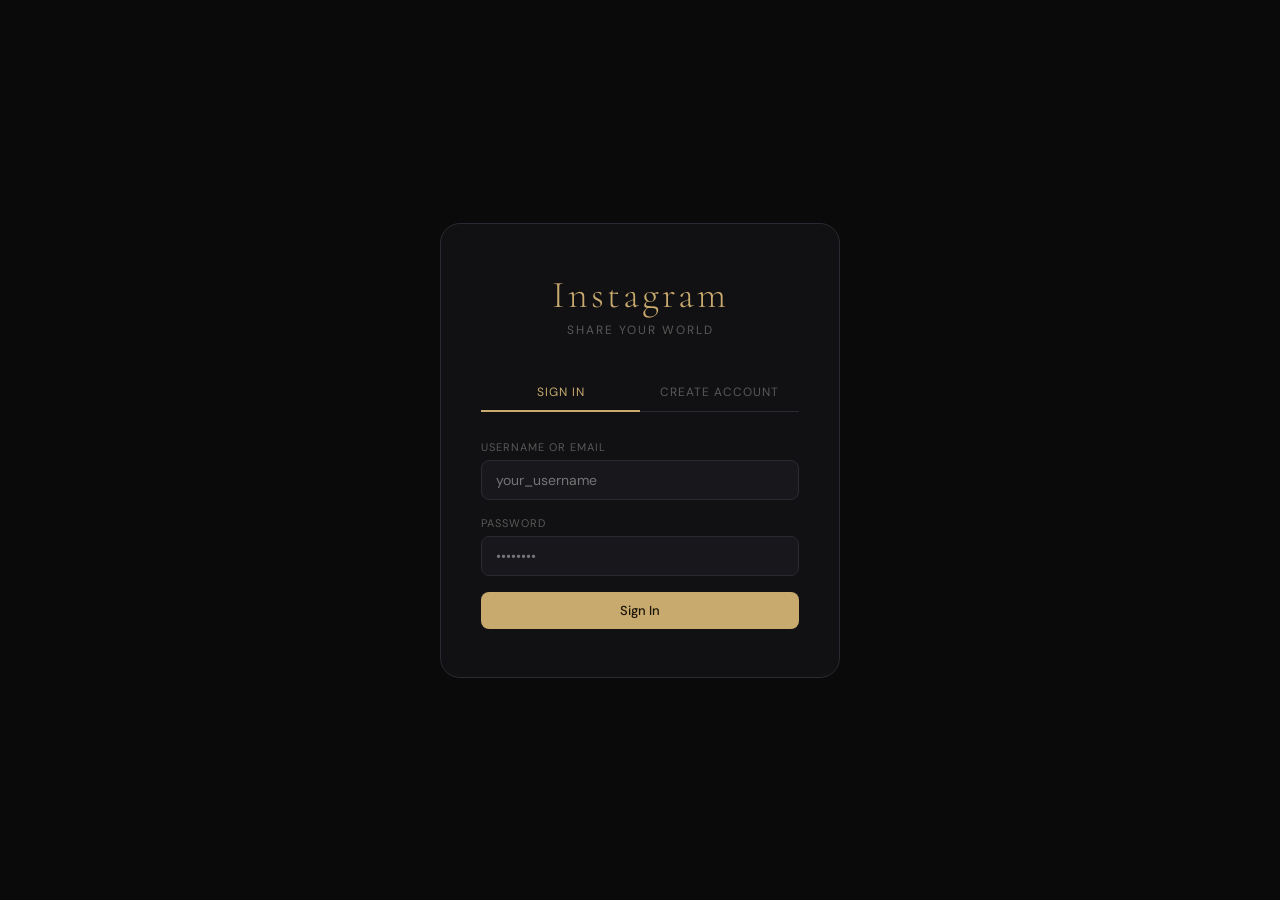
<file: frontend/index.html>
<!DOCTYPE html>
<html lang="en">
<head>
  <meta charset="UTF-8">
  <meta name="viewport" content="width=device-width, initial-scale=1.0">
  <title>Instagram</title>
  <link href="https://fonts.googleapis.com/css2?family=Cormorant+Garamond:ital,wght@0,300;0,400;0,600&family=DM+Sans:wght@300;400;500&family=DM+Mono:wght@400&display=swap" rel="stylesheet">
  <link rel="stylesheet" href="css/base.css">
  <link rel="stylesheet" href="css/auth.css">
  <link rel="stylesheet" href="css/layout.css">
  <link rel="stylesheet" href="css/components.css">
</head>
<body>

<!-- ── Toast notification ─────────────────────────────────────────────────── -->
<div id="toast"></div>

<!-- ═══════════════════════════════════════════════════════════════════════════
     AUTH SCREEN
════════════════════════════════════════════════════════════════════════════ -->
<div id="auth">
  <div class="auth-box">
    <div class="auth-logo">
      <h1>Instagram</h1>
      <p>Share your world</p>
    </div>

    <div class="auth-tabs">
      <div class="auth-tab on" onclick="authTab('login')">Sign In</div>
      <div class="auth-tab"    onclick="authTab('reg')">Create Account</div>
    </div>

    <!-- Login form -->
    <div id="login-form">
      <div id="login-error" class="error-msg" style="display:none"></div>
      <div class="form-group">
        <label>Username or Email</label>
        <input id="login-identifier" type="text" placeholder="your_username">
      </div>
      <div class="form-group">
        <label>Password</label>
        <input id="login-password" type="password" placeholder="••••••••">
      </div>
      <button class="btn btn-primary full" onclick="doLogin()">Sign In</button>
    </div>

    <!-- Register form -->
    <div id="register-form" style="display:none">
      <div id="register-error" class="error-msg" style="display:none"></div>
      <div class="form-group">
        <label>Username</label>
        <input id="reg-username" type="text" placeholder="johndoe">
      </div>
      <div class="form-group">
        <label>Email</label>
        <input id="reg-email" type="email" placeholder="john@example.com">
      </div>
      <div class="form-group">
        <label>Full Name</label>
        <input id="reg-fullname" type="text" placeholder="John Doe">
      </div>
      <div class="form-group">
        <label>Password</label>
        <input id="reg-password" type="password" placeholder="Min. 8 characters">
      </div>
      <button class="btn btn-primary full" onclick="doRegister()">Create Account</button>
    </div>
  </div>
</div>

<!-- ═══════════════════════════════════════════════════════════════════════════
     APP SHELL
════════════════════════════════════════════════════════════════════════════ -->
<div id="app">

  <!-- Sidebar -->
  <nav class="sidebar">
    <div class="sidebar-brand"><h1>Instagram</h1></div>

    <div class="nav-item on" data-page="feed" onclick="nav('feed')">
      <svg fill="none" stroke="currentColor" stroke-width="1.8" viewBox="0 0 24 24"><path stroke-linecap="round" stroke-linejoin="round" d="M3 12l2-2m0 0l7-7 7 7M5 10v10a1 1 0 001 1h3m10-11l2 2m-2-2v10a1 1 0 01-1 1h-3m-6 0a1 1 0 001-1v-4a1 1 0 011-1h2a1 1 0 011 1v4a1 1 0 001 1m-6 0h6"/></svg>
      Feed
    </div>

    <div class="nav-item" data-page="search" onclick="nav('search')">
      <svg fill="none" stroke="currentColor" stroke-width="1.8" viewBox="0 0 24 24"><circle cx="11" cy="11" r="8"/><path stroke-linecap="round" d="m21 21-4.35-4.35"/></svg>
      Explore
    </div>

    <div class="nav-item" onclick="openUploadModal()">
      <svg fill="none" stroke="currentColor" stroke-width="1.8" viewBox="0 0 24 24"><circle cx="12" cy="12" r="10"/><path stroke-linecap="round" d="M12 8v8M8 12h8"/></svg>
      New Post
    </div>

    <div class="nav-item" data-page="notif" onclick="nav('notif')">
      <svg fill="none" stroke="currentColor" stroke-width="1.8" viewBox="0 0 24 24"><path stroke-linecap="round" stroke-linejoin="round" d="M15 17h5l-1.405-1.405A2.032 2.032 0 0118 14.158V11a6.002 6.002 0 00-4-5.659V5a2 2 0 10-4 0v.341C7.67 6.165 6 8.388 6 11v3.159c0 .538-.214 1.055-.595 1.436L4 17h5m6 0v1a3 3 0 11-6 0v-1m6 0H9"/></svg>
      Requests
      <span id="notif-badge" class="notif-dot" style="display:none">0</span>
    </div>

    <div class="nav-item" data-page="profile" onclick="nav('profile')">
      <svg fill="none" stroke="currentColor" stroke-width="1.8" viewBox="0 0 24 24"><path stroke-linecap="round" stroke-linejoin="round" d="M16 7a4 4 0 11-8 0 4 4 0 018 0zM12 14a7 7 0 00-7 7h14a7 7 0 00-7-7z"/></svg>
      Profile
    </div>

    <div class="nav-item" data-page="settings" onclick="nav('settings')">
      <svg fill="none" stroke="currentColor" stroke-width="1.8" viewBox="0 0 24 24"><path stroke-linecap="round" stroke-linejoin="round" d="M10.325 4.317c.426-1.756 2.924-1.756 3.35 0a1.724 1.724 0 002.573 1.066c1.543-.94 3.31.826 2.37 2.37a1.724 1.724 0 001.065 2.572c1.756.426 1.756 2.924 0 3.35a1.724 1.724 0 00-1.066 2.573c.94 1.543-.826 3.31-2.37 2.37a1.724 1.724 0 00-2.572 1.065c-.426 1.756-2.924 1.756-3.35 0a1.724 1.724 0 00-2.573-1.066c-1.543.94-3.31-.826-2.37-2.37a1.724 1.724 0 00-1.065-2.572c-1.756-.426-1.756-2.924 0-3.35a1.724 1.724 0 001.066-2.573c-.94-1.543.826-3.31 2.37-2.37.996.608 2.296.07 2.572-1.065z"/><circle cx="12" cy="12" r="3"/></svg>
      Settings
    </div>

    <div class="sidebar-footer">
      <div class="sidebar-user" onclick="nav('profile')">
        <div class="avatar avatar-sm" id="sidebar-avatar"></div>
        <div style="flex:1;min-width:0">
          <div class="trunc" style="font-size:13px;font-weight:500" id="sidebar-username"></div>
          <div style="font-size:11px;color:var(--text3)">View profile</div>
        </div>
        <button class="btn btn-ghost sm" style="padding:4px 8px" onclick="event.stopPropagation();doLogout()">
          <svg fill="none" stroke="currentColor" stroke-width="1.8" viewBox="0 0 24 24" style="width:15px;height:15px"><path stroke-linecap="round" stroke-linejoin="round" d="M17 16l4-4m0 0l-4-4m4 4H7m6 4v1a3 3 0 01-3 3H6a3 3 0 01-3-3V7a3 3 0 013-3h4a3 3 0 013 3v1"/></svg>
        </button>
      </div>
    </div>
  </nav>
    <!-- Main pages -->
  <main class="main">

    <!-- Feed -->
    <div class="page on" id="page-feed">
      <div class="page-header"><h2 class="page-title">Feed</h2></div>
      <div class="feed-wrap">
        <div id="feed-container"><div class="loading"><div class="spinner"></div>Loading…</div></div>
        <div id="feed-more" style="text-align:center;padding:20px;display:none">
          <button class="btn btn-outline sm" onclick="moreFeed()">Load more</button>
        </div>
      </div>
    </div>

    <!-- Explore / Search -->
    <div class="page" id="page-search">
      <div class="page-header"><h2 class="page-title">Explore</h2></div>
      <div class="search-bar">
        <svg fill="none" stroke="currentColor" stroke-width="2" viewBox="0 0 24 24"><circle cx="11" cy="11" r="8"/><path stroke-linecap="round" d="m21 21-4.35-4.35"/></svg>
        <input type="text" id="search-input" placeholder="Search people…" oninput="onSearchInput()">
      </div>
      <div id="search-results"></div>
    </div>

    <!-- Follow requests -->
    <div class="page" id="page-notif">
      <div class="page-header"><h2 class="page-title">Follow Requests</h2></div>
      <div id="requests-container"></div>
    </div>

    <!-- Own profile -->
    <div class="page" id="page-profile">
      <div id="profile-container"><div class="loading"><div class="spinner"></div>Loading…</div></div>
    </div>

    <!-- Settings -->
    <div class="page" id="page-settings">
      <div class="page-header"><h2 class="page-title">Settings</h2></div>

      <div class="settings-card">
        <div class="settings-card-title">Profile</div>
        <div style="padding:20px">
          <div class="form-group"><label>Full Name</label><input id="settings-fullname" type="text"></div>
          <div class="form-group"><label>Bio</label><textarea id="settings-bio"></textarea></div>
          <div class="form-group"><label>Website</label><input id="settings-website" type="text" placeholder="https://"></div>
          <div style="display:flex;align-items:center;justify-content:space-between;margin-bottom:16px">
            <label style="font-size:13px;color:var(--text2)">Private Account</label>
            <label class="toggle"><input type="checkbox" id="settings-private"><span class="toggle-track"></span></label>
          </div>
          <button class="btn btn-primary wa" onclick="saveProfile()">Save Changes</button>
        </div>
      </div>

      <div class="settings-card">
        <div class="settings-card-title">Security</div>
        <div style="padding:20px">
          <div class="form-group"><label>Current Password</label><input id="settings-old-password" type="password" placeholder="••••••••"></div>
          <div class="form-group"><label>New Password</label><input id="settings-new-password" type="password" placeholder="Min. 8 characters"></div>
          <button class="btn btn-outline wa" onclick="changePassword()">Change Password</button>
        </div>
      </div>

      <div class="settings-card">
        <div class="settings-card-title">Account</div>
        <div class="settings-row">
          <label>Log out of all devices</label>
          <button class="btn btn-outline sm" onclick="doLogoutAll()">Logout All</button>
        </div>
        <div class="settings-row">
          <label style="color:var(--red)">Delete Account</label>
          <button class="btn btn-danger sm" onclick="deleteAccount()">Delete</button>
        </div>
      </div>
    </div>

  </main>
</div><!-- #app -->
</file>
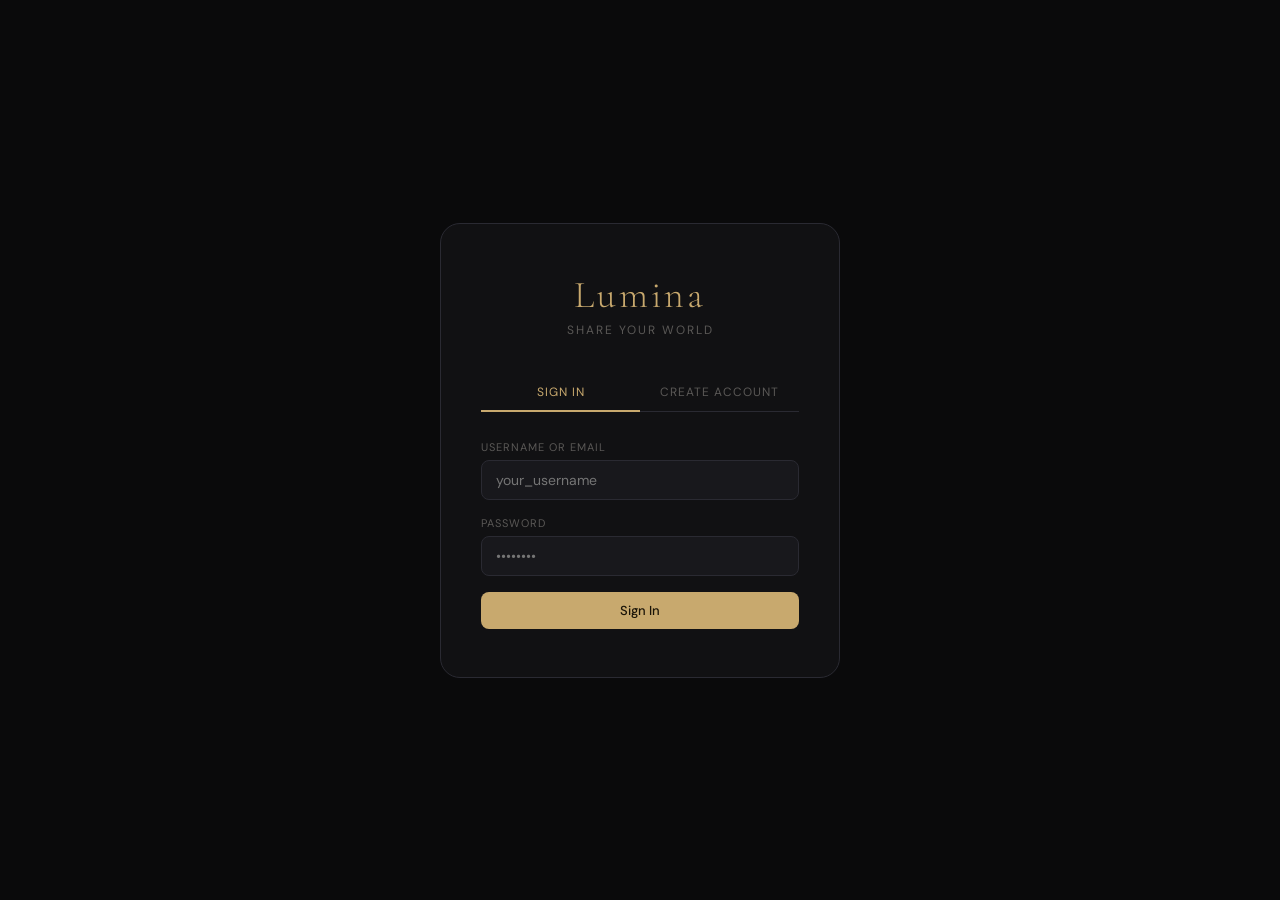
<file: lumina/index.html>
<!DOCTYPE html>
<html lang="en">
<head>
  <meta charset="UTF-8">
  <meta name="viewport" content="width=device-width, initial-scale=1.0">
  <title>Lumina</title>
  <link href="https://fonts.googleapis.com/css2?family=Cormorant+Garamond:ital,wght@0,300;0,400;0,600&family=DM+Sans:wght@300;400;500&family=DM+Mono:wght@400&display=swap" rel="stylesheet">
  <link rel="stylesheet" href="css/base.css">
  <link rel="stylesheet" href="css/auth.css">
  <link rel="stylesheet" href="css/layout.css">
  <link rel="stylesheet" href="css/components.css">
</head>
<body>

<!-- ── Toast notification ─────────────────────────────────────────────────── -->
<div id="toast"></div>

<!-- ═══════════════════════════════════════════════════════════════════════════
     AUTH SCREEN
════════════════════════════════════════════════════════════════════════════ -->
<div id="auth">
  <div class="auth-box">
    <div class="auth-logo">
      <h1>Lumina</h1>
      <p>Share your world</p>
    </div>

    <div class="auth-tabs">
      <div class="auth-tab on" onclick="authTab('login')">Sign In</div>
      <div class="auth-tab"    onclick="authTab('reg')">Create Account</div>
    </div>

    <!-- Login form -->
    <div id="login-form">
      <div id="login-error" class="error-msg" style="display:none"></div>
      <div class="form-group">
        <label>Username or Email</label>
        <input id="login-identifier" type="text" placeholder="your_username">
      </div>
      <div class="form-group">
        <label>Password</label>
        <input id="login-password" type="password" placeholder="••••••••">
      </div>
      <button class="btn btn-primary full" onclick="doLogin()">Sign In</button>
    </div>

    <!-- Register form -->
    <div id="register-form" style="display:none">
      <div id="register-error" class="error-msg" style="display:none"></div>
      <div class="form-group">
        <label>Username</label>
        <input id="reg-username" type="text" placeholder="johndoe">
      </div>
      <div class="form-group">
        <label>Email</label>
        <input id="reg-email" type="email" placeholder="john@example.com">
      </div>
      <div class="form-group">
        <label>Full Name</label>
        <input id="reg-fullname" type="text" placeholder="John Doe">
      </div>
      <div class="form-group">
        <label>Password</label>
        <input id="reg-password" type="password" placeholder="Min. 8 characters">
      </div>
      <button class="btn btn-primary full" onclick="doRegister()">Create Account</button>
    </div>
  </div>
</div>

<!-- ═══════════════════════════════════════════════════════════════════════════
     APP SHELL
════════════════════════════════════════════════════════════════════════════ -->
<div id="app">

  <!-- Sidebar -->
  <nav class="sidebar">
    <div class="sidebar-brand"><h1>Lumina</h1></div>

    <div class="nav-item on" data-page="feed" onclick="nav('feed')">
      <svg fill="none" stroke="currentColor" stroke-width="1.8" viewBox="0 0 24 24"><path stroke-linecap="round" stroke-linejoin="round" d="M3 12l2-2m0 0l7-7 7 7M5 10v10a1 1 0 001 1h3m10-11l2 2m-2-2v10a1 1 0 01-1 1h-3m-6 0a1 1 0 001-1v-4a1 1 0 011-1h2a1 1 0 011 1v4a1 1 0 001 1m-6 0h6"/></svg>
      Feed
    </div>

    <div class="nav-item" data-page="search" onclick="nav('search')">
      <svg fill="none" stroke="currentColor" stroke-width="1.8" viewBox="0 0 24 24"><circle cx="11" cy="11" r="8"/><path stroke-linecap="round" d="m21 21-4.35-4.35"/></svg>
      Explore
    </div>

    <div class="nav-item" onclick="openUploadModal()">
      <svg fill="none" stroke="currentColor" stroke-width="1.8" viewBox="0 0 24 24"><circle cx="12" cy="12" r="10"/><path stroke-linecap="round" d="M12 8v8M8 12h8"/></svg>
      New Post
    </div>

    <div class="nav-item" data-page="notif" onclick="nav('notif')">
      <svg fill="none" stroke="currentColor" stroke-width="1.8" viewBox="0 0 24 24"><path stroke-linecap="round" stroke-linejoin="round" d="M15 17h5l-1.405-1.405A2.032 2.032 0 0118 14.158V11a6.002 6.002 0 00-4-5.659V5a2 2 0 10-4 0v.341C7.67 6.165 6 8.388 6 11v3.159c0 .538-.214 1.055-.595 1.436L4 17h5m6 0v1a3 3 0 11-6 0v-1m6 0H9"/></svg>
      Requests
      <span id="notif-badge" class="notif-dot" style="display:none">0</span>
    </div>

    <div class="nav-item" data-page="profile" onclick="nav('profile')">
      <svg fill="none" stroke="currentColor" stroke-width="1.8" viewBox="0 0 24 24"><path stroke-linecap="round" stroke-linejoin="round" d="M16 7a4 4 0 11-8 0 4 4 0 018 0zM12 14a7 7 0 00-7 7h14a7 7 0 00-7-7z"/></svg>
      Profile
    </div>

    <div class="nav-item" data-page="settings" onclick="nav('settings')">
      <svg fill="none" stroke="currentColor" stroke-width="1.8" viewBox="0 0 24 24"><path stroke-linecap="round" stroke-linejoin="round" d="M10.325 4.317c.426-1.756 2.924-1.756 3.35 0a1.724 1.724 0 002.573 1.066c1.543-.94 3.31.826 2.37 2.37a1.724 1.724 0 001.065 2.572c1.756.426 1.756 2.924 0 3.35a1.724 1.724 0 00-1.066 2.573c.94 1.543-.826 3.31-2.37 2.37a1.724 1.724 0 00-2.572 1.065c-.426 1.756-2.924 1.756-3.35 0a1.724 1.724 0 00-2.573-1.066c-1.543.94-3.31-.826-2.37-2.37a1.724 1.724 0 00-1.065-2.572c-1.756-.426-1.756-2.924 0-3.35a1.724 1.724 0 001.066-2.573c-.94-1.543.826-3.31 2.37-2.37.996.608 2.296.07 2.572-1.065z"/><circle cx="12" cy="12" r="3"/></svg>
      Settings
    </div>

    <div class="sidebar-footer">
      <div class="sidebar-user" onclick="nav('profile')">
        <div class="avatar avatar-sm" id="sidebar-avatar"></div>
        <div style="flex:1;min-width:0">
          <div class="trunc" style="font-size:13px;font-weight:500" id="sidebar-username"></div>
          <div style="font-size:11px;color:var(--text3)">View profile</div>
        </div>
        <button class="btn btn-ghost sm" style="padding:4px 8px" onclick="event.stopPropagation();doLogout()">
          <svg fill="none" stroke="currentColor" stroke-width="1.8" viewBox="0 0 24 24" style="width:15px;height:15px"><path stroke-linecap="round" stroke-linejoin="round" d="M17 16l4-4m0 0l-4-4m4 4H7m6 4v1a3 3 0 01-3 3H6a3 3 0 01-3-3V7a3 3 0 013-3h4a3 3 0 013 3v1"/></svg>
        </button>
      </div>
    </div>
  </nav>

  <!-- Main pages -->
  <main class="main">

    <!-- Feed -->
    <div class="page on" id="page-feed">
      <div class="page-header"><h2 class="page-title">Feed</h2></div>
      <div class="feed-wrap">
        <div id="feed-container"><div class="loading"><div class="spinner"></div>Loading…</div></div>
        <div id="feed-more" style="text-align:center;padding:20px;display:none">
          <button class="btn btn-outline sm" onclick="moreFeed()">Load more</button>
        </div>
      </div>
    </div>

    <!-- Explore / Search -->
    <div class="page" id="page-search">
      <div class="page-header"><h2 class="page-title">Explore</h2></div>
      <div class="search-bar">
        <svg fill="none" stroke="currentColor" stroke-width="2" viewBox="0 0 24 24"><circle cx="11" cy="11" r="8"/><path stroke-linecap="round" d="m21 21-4.35-4.35"/></svg>
        <input type="text" id="search-input" placeholder="Search people…" oninput="onSearchInput()">
      </div>
      <div id="search-results"></div>
    </div>

    <!-- Follow requests -->
    <div class="page" id="page-notif">
      <div class="page-header"><h2 class="page-title">Follow Requests</h2></div>
      <div id="requests-container"></div>
    </div>

    <!-- Own profile -->
    <div class="page" id="page-profile">
      <div id="profile-container"><div class="loading"><div class="spinner"></div>Loading…</div></div>
    </div>

    <!-- Settings -->
    <div class="page" id="page-settings">
      <div class="page-header"><h2 class="page-title">Settings</h2></div>

      <div class="settings-card">
        <div class="settings-card-title">Profile</div>
        <div style="padding:20px">
          <div class="form-group"><label>Full Name</label><input id="settings-fullname" type="text"></div>
          <div class="form-group"><label>Bio</label><textarea id="settings-bio"></textarea></div>
          <div class="form-group"><label>Website</label><input id="settings-website" type="text" placeholder="https://"></div>
          <div style="display:flex;align-items:center;justify-content:space-between;margin-bottom:16px">
            <label style="font-size:13px;color:var(--text2)">Private Account</label>
            <label class="toggle"><input type="checkbox" id="settings-private"><span class="toggle-track"></span></label>
          </div>
          <button class="btn btn-primary wa" onclick="saveProfile()">Save Changes</button>
        </div>
      </div>

      <div class="settings-card">
        <div class="settings-card-title">Security</div>
        <div style="padding:20px">
          <div class="form-group"><label>Current Password</label><input id="settings-old-password" type="password" placeholder="••••••••"></div>
          <div class="form-group"><label>New Password</label><input id="settings-new-password" type="password" placeholder="Min. 8 characters"></div>
          <button class="btn btn-outline wa" onclick="changePassword()">Change Password</button>
        </div>
      </div>

      <div class="settings-card">
        <div class="settings-card-title">Account</div>
        <div class="settings-row">
          <label>Log out of all devices</label>
          <button class="btn btn-outline sm" onclick="doLogoutAll()">Logout All</button>
        </div>
        <div class="settings-row">
          <label style="color:var(--red)">Delete Account</label>
          <button class="btn btn-danger sm" onclick="deleteAccount()">Delete</button>
        </div>
      </div>
    </div>

  </main>
</div><!-- #app -->

<!-- ═══════════════════════════════════════════════════════════════════════════
     MODALS
════════════════════════════════════════════════════════════════════════════ -->

<!-- New post -->
<div class="modal-overlay" id="modal-upload">
  <div class="modal">
    <div class="modal-header">
      <span class="modal-title">New Post</span>
      <button class="modal-close" onclick="closeModal('modal-upload')">
        <svg fill="none" stroke="currentColor" stroke-width="2" viewBox="0 0 24 24" style="width:20px;height:20px"><path stroke-linecap="round" d="M6 18L18 6M6 6l12 12"/></svg>
      </button>
    </div>
    <div class="modal-body">
      <div class="upload-area" id="upload-dropzone" onclick="document.getElementById('upload-file-input').click()">
        <div style="font-size:32px">📷</div>
        <p>Click to select photos or videos</p>
        <p class="hint">Up to 20 files · max 50 MB each</p>
        <input type="file" id="upload-file-input" multiple accept="image/*,video/*" style="display:none"
               onchange="onUploadFilesSelected(this.files)">
      </div>
      <div id="upload-preview" style="display:flex;gap:8px;flex-wrap:wrap;margin-bottom:12px"></div>
      <div class="form-group">
        <label>Caption</label>
        <textarea id="upload-caption" placeholder="Write a caption…"></textarea>
      </div>
      <div id="upload-error" class="error-msg" style="display:none"></div>
      <button class="btn btn-primary full" id="upload-submit-btn" onclick="submitPost()">Share Post</button>
    </div>
  </div>
</div>

<!-- Change avatar -->
<div class="modal-overlay" id="modal-avatar">
  <div class="modal" style="max-width:380px">
    <div class="modal-header">
      <span class="modal-title">Change Photo</span>
      <button class="modal-close" onclick="closeModal('modal-avatar')">
        <svg fill="none" stroke="currentColor" stroke-width="2" viewBox="0 0 24 24" style="width:20px;height:20px"><path stroke-linecap="round" d="M6 18L18 6M6 6l12 12"/></svg>
      </button>
    </div>
    <div class="modal-body">
      <div class="upload-area" id="avatar-dropzone" onclick="document.getElementById('avatar-file-input').click()">
        <div style="font-size:32px">🖼</div>
        <p>Click to select a photo</p>
        <p class="hint">JPEG · PNG · WebP</p>
        <input type="file" id="avatar-file-input" accept="image/*" style="display:none"
               onchange="onAvatarFileSelected(this.files)">
      </div>
      <div id="avatar-preview" style="display:none;text-align:center;margin-bottom:16px">
        <img id="avatar-preview-img" style="width:100px;height:100px;border-radius:50%;object-fit:cover;border:2px solid var(--gold)" alt="Preview">
      </div>
      <div id="avatar-error" class="error-msg" style="display:none"></div>
      <button class="btn btn-primary full" id="avatar-submit-btn" onclick="uploadAvatar()">Upload Photo</button>
    </div>
  </div>
</div>

<!-- Post detail -->
<div class="modal-overlay" id="modal-post">
  <div class="modal" style="max-width:560px">
    <div class="modal-header">
      <span class="modal-title" id="post-modal-title">Post</span>
      <div style="display:flex;gap:8px;align-items:center">
        <button class="btn btn-ghost sm"   id="post-modal-edit-btn"   onclick="startEditCaption()"  style="display:none">Edit</button>
        <button class="btn btn-danger sm"  id="post-modal-delete-btn" onclick="deletePost()"         style="display:none">Delete</button>
        <button class="modal-close" onclick="closeModal('modal-post')">
          <svg fill="none" stroke="currentColor" stroke-width="2" viewBox="0 0 24 24" style="width:20px;height:20px"><path stroke-linecap="round" d="M6 18L18 6M6 6l12 12"/></svg>
        </button>
      </div>
    </div>
    <div class="modal-body" id="post-modal-body"></div>
  </div>
</div>

<!-- User profile -->
<div class="modal-overlay" id="modal-user">
  <div class="modal" style="max-width:600px">
    <div class="modal-header">
      <span class="modal-title" id="user-modal-title">Profile</span>
      <button class="modal-close" onclick="closeModal('modal-user')">
        <svg fill="none" stroke="currentColor" stroke-width="2" viewBox="0 0 24 24" style="width:20px;height:20px"><path stroke-linecap="round" d="M6 18L18 6M6 6l12 12"/></svg>
      </button>
    </div>
    <div class="modal-body" id="user-modal-body"></div>
  </div>
</div>

<!-- Followers / following / blocked list -->
<div class="modal-overlay" id="modal-list">
  <div class="modal" style="max-width:420px">
    <div class="modal-header">
      <span class="modal-title" id="list-modal-title">List</span>
      <button class="modal-close" onclick="closeModal('modal-list')">
        <svg fill="none" stroke="currentColor" stroke-width="2" viewBox="0 0 24 24" style="width:20px;height:20px"><path stroke-linecap="round" d="M6 18L18 6M6 6l12 12"/></svg>
      </button>
    </div>
    <div class="modal-body" id="list-modal-body"></div>
  </div>
</div>

<!-- ═══════════════════════════════════════════════════════════════════════════
     SCRIPTS — order matters: api and state first, then feature modules
════════════════════════════════════════════════════════════════════════════ -->
<script src="js/api.js"></script>
<script src="js/state.js"></script>
<script src="js/modals.js"></script>
<script src="js/feed.js"></script>
<script src="js/profile.js"></script>
<script src="js/social.js"></script>
<script src="js/settings.js"></script>
<script src="js/auth.js"></script>

</body>
</html>
</file>
<file: frontend/css/base.css>
/* ── Design tokens ─────────────────────────────────────────────────────────── */
:root {
  --bg:      #0a0a0b;
  --bg2:     #111113;
  --bg3:     #18181c;
  --bg4:     #1f1f25;
  --border:  #2a2a32;
  --border2: #35353f;
  --text:    #f0ede8;
  --text2:   #9a9890;
  --text3:   #5a5856;
  --gold:    #c8a96e;
  --gold2:   #e8c98e;
  --red:     #e05555;
  --green:   #5aad7a;
  --sw:      240px;
}

/* ── Reset ─────────────────────────────────────────────────────────────────── */
*, *::before, *::after { box-sizing: border-box; margin: 0; padding: 0; }

html, body {
  height: 100%;
  background: var(--bg);
  color: var(--text);
  font-family: 'DM Sans', sans-serif;
  font-size: 14px;
  overflow-x: hidden;
}

::-webkit-scrollbar { width: 4px; }
::-webkit-scrollbar-thumb { background: var(--border2); border-radius: 2px; }

/* ── Typography ────────────────────────────────────────────────────────────── */
.font-serif { font-family: 'Cormorant Garamond', serif; }
.font-mono  { font-family: 'DM Mono', monospace; }
.trunc      { white-space: nowrap; overflow: hidden; text-overflow: ellipsis; }

/* ── Buttons ───────────────────────────────────────────────────────────────── */
.btn {
  display: inline-flex;
  align-items: center;
  justify-content: center;
  gap: 6px;
  padding: 10px 20px;
  border-radius: 8px;
  border: none;
  cursor: pointer;
  font-family: 'DM Sans', sans-serif;
  font-size: 13px;
  font-weight: 500;
  transition: all 0.2s;
}

.btn:disabled { opacity: 0.4; cursor: not-allowed; }
.btn.sm  { padding: 6px 14px; font-size: 12px; }
.btn.wa  { width: auto !important; }
.btn.full { width: 100%; }

/* Primary — gold */
.btn-primary             { background: var(--gold); color: #1a1408; }
.btn-primary:hover       { background: var(--gold2); }

/* Outline */
.btn-outline             { background: transparent; border: 1px solid var(--border2); color: var(--text2); }
.btn-outline:hover       { border-color: var(--gold); color: var(--gold); }

/* Ghost */
.btn-ghost               { background: transparent; color: var(--text2); }
.btn-ghost:hover         { color: var(--text); }

/* Danger */
.btn-danger              { background: transparent; border: 1px solid var(--red); color: var(--red); }
.btn-danger:hover        { background: var(--red); color: #fff; }

/* ── Forms ─────────────────────────────────────────────────────────────────── */
.form-group { margin-bottom: 16px; }

.form-group label {
  display: block;
  font-size: 11px;
  text-transform: uppercase;
  letter-spacing: 1px;
  color: var(--text3);
  margin-bottom: 6px;
}

.form-group input,
.form-group textarea {
  width: 100%;
  background: var(--bg3);
  border: 1px solid var(--border);
  border-radius: 8px;
  color: var(--text);
  padding: 10px 14px;
  font-family: 'DM Sans', sans-serif;
  font-size: 14px;
  outline: none;
  transition: border-color 0.2s;
}

.form-group input:focus,
.form-group textarea:focus { border-color: var(--gold); }

.form-group textarea { resize: vertical; min-height: 80px; }

/* ── Error banner ──────────────────────────────────────────────────────────── */
.error-msg {
  background: rgba(224, 85, 85, 0.1);
  border: 1px solid rgba(224, 85, 85, 0.3);
  border-radius: 6px;
  padding: 10px 14px;
  color: var(--red);
  font-size: 13px;
  margin-bottom: 16px;
}

/* ── Badges ────────────────────────────────────────────────────────────────── */
.badge {
  font-size: 10px;
  text-transform: uppercase;
  letter-spacing: 1px;
  padding: 3px 8px;
  border-radius: 4px;
}
.badge-private  { background: rgba(90,90,90,.3);    color: var(--text3);  border: 1px solid var(--border); }
.badge-follows  { background: rgba(90,173,122,.1);  color: var(--green);  border: 1px solid rgba(90,173,122,.3); }

/* ── Notification dot ──────────────────────────────────────────────────────── */
.notif-dot {
  background: var(--gold);
  color: #1a1408;
  font-size: 10px;
  font-weight: 700;
  border-radius: 10px;
  padding: 1px 6px;
  margin-left: auto;
}

/* ── Divider ───────────────────────────────────────────────────────────────── */
.divider { border: none; border-top: 1px solid var(--border); margin: 20px 0; }

/* ── Loading / empty states ────────────────────────────────────────────────── */
.loading {
  text-align: center;
  padding: 60px 20px;
  color: var(--text3);
}

.spinner {
  width: 28px;
  height: 28px;
  border: 2px solid var(--border2);
  border-top-color: var(--gold);
  border-radius: 50%;
  animation: spin 0.7s linear infinite;
  margin: 0 auto 12px;
}

.empty-state {
  text-align: center;
  padding: 60px 20px;
  color: var(--text3);
}
.empty-state svg  { width: 48px; height: 48px; margin: 0 auto 16px; opacity: 0.3; display: block; }
.empty-state p    { font-size: 15px; }
.empty-state small { font-size: 12px; display: block; margin-top: 6px; opacity: 0.6; }

/* ── Avatar ────────────────────────────────────────────────────────────────── */
.avatar {
  border-radius: 50%;
  background: var(--bg4);
  border: 1px solid var(--border2);
  display: flex;
  align-items: center;
  justify-content: center;
  color: var(--text3);
  flex-shrink: 0;
  overflow: hidden;
}
.avatar img { width: 100%; height: 100%; object-fit: cover; border-radius: 50%; }
.avatar-sm  { width: 36px; height: 36px; font-size: 13px; }
.avatar-md  { width: 46px; height: 46px; font-size: 16px; }
.avatar-lg  { width: 90px; height: 90px; font-size: 28px; border-width: 2px; }

.avatar-wrap              { position: relative; display: inline-block; cursor: pointer; }
.avatar-wrap:hover .avatar-overlay { opacity: 1; }
.avatar-overlay {
  position: absolute;
  inset: 0;
  border-radius: 50%;
  background: rgba(0, 0, 0, 0.55);
  display: flex;
  align-items: center;
  justify-content: center;
  opacity: 0;
  transition: opacity 0.2s;
  flex-direction: column;
  gap: 3px;
  color: #fff;
  font-size: 10px;
  text-align: center;
}

/* ── Upload drop zone ──────────────────────────────────────────────────────── */
.upload-area {
  border: 2px dashed var(--border2);
  border-radius: 10px;
  padding: 40px;
  text-align: center;
  cursor: pointer;
  transition: all 0.2s;
  margin-bottom: 16px;
}
.upload-area:hover    { border-color: var(--gold); background: rgba(200,169,110,.03); }
.upload-area.has-files { border-color: var(--green); }
.upload-area p { color: var(--text3); font-size: 13px; margin-top: 8px; }
.upload-area p.hint { font-size: 11px; margin-top: 4px; }

/* ── Toggle switch ─────────────────────────────────────────────────────────── */
.toggle       { position: relative; width: 40px; height: 22px; flex-shrink: 0; }
.toggle input { display: none; }
.toggle-track {
  position: absolute;
  inset: 0;
  background: var(--bg4);
  border-radius: 11px;
  border: 1px solid var(--border2);
  cursor: pointer;
  transition: background 0.2s;
}
.toggle-track::after {
  content: '';
  position: absolute;
  left: 3px; top: 3px;
  width: 14px; height: 14px;
  border-radius: 50%;
  background: var(--text3);
  transition: all 0.2s;
}
.toggle input:checked + .toggle-track              { background: var(--gold); border-color: var(--gold); }
.toggle input:checked + .toggle-track::after       { left: 21px; background: #1a1408; }

/* ── Toast ─────────────────────────────────────────────────────────────────── */
#toast {
  position: fixed;
  bottom: 28px;
  left: 50%;
  transform: translateX(-50%) translateY(20px);
  background: var(--bg3);
  border: 1px solid var(--border2);
  padding: 10px 20px;
  border-radius: 20px;
  font-size: 13px;
  opacity: 0;
  transition: all 0.3s;
  z-index: 999;
  pointer-events: none;
  white-space: nowrap;
}

/* ── Animations ────────────────────────────────────────────────────────────── */
@keyframes fade-up   { from { opacity: 0; transform: translateY(12px); } to { opacity: 1; transform: translateY(0); } }
@keyframes fade-in   { from { opacity: 0; } to { opacity: 1; } }
@keyframes spin      { to { transform: rotate(360deg); } }
</file>
<file: frontend/css/auth.css>
/* ── Auth screen ───────────────────────────────────────────────────────────── */
#auth {
  min-height: 100vh;
  display: flex;
  align-items: center;
  justify-content: center;
}

.auth-box {
  background: var(--bg2);
  border: 1px solid var(--border);
  border-radius: 20px;
  padding: 48px 40px;
  width: 100%;
  max-width: 400px;
  animation: fade-up 0.5s ease;
}

.auth-logo {
  text-align: center;
  margin-bottom: 36px;
}
.auth-logo h1 {
  font-family: 'Cormorant Garamond', serif;
  font-size: 38px;
  font-weight: 300;
  letter-spacing: 3px;
  color: var(--gold);
}
.auth-logo p {
  font-size: 12px;
  color: var(--text3);
  letter-spacing: 2px;
  text-transform: uppercase;
  margin-top: 4px;
}

.auth-tabs {
  display: flex;
  border-bottom: 1px solid var(--border);
  margin-bottom: 28px;
}
.auth-tab {
  flex: 1;
  text-align: center;
  padding: 10px;
  cursor: pointer;
  color: var(--text3);
  font-size: 12px;
  letter-spacing: 1px;
  text-transform: uppercase;
  border-bottom: 2px solid transparent;
  margin-bottom: -1px;
  transition: color 0.2s;
}
.auth-tab.on { color: var(--gold); border-bottom-color: var(--gold); }
</file>
<file: frontend/css/layout.css>
/* ── App shell ─────────────────────────────────────────────────────────────── */
#app         { display: none; min-height: 100vh; }
#app.visible { display: flex; }

/* ── Sidebar ───────────────────────────────────────────────────────────────── */
.sidebar {
  width: var(--sw);
  background: var(--bg2);
  border-right: 1px solid var(--border);
  display: flex;
  flex-direction: column;
  position: fixed;
  top: 0; left: 0; bottom: 0;
  z-index: 100;
  padding: 24px 0;
}

.sidebar-brand {
  padding: 0 20px 28px;
  border-bottom: 1px solid var(--border);
  margin-bottom: 20px;
}
.sidebar-brand h1 {
  font-family: 'Cormorant Garamond', serif;
  font-size: 26px;
  font-weight: 300;
  letter-spacing: 3px;
  color: var(--gold);
}

.nav-item {
  display: flex;
  align-items: center;
  gap: 12px;
  padding: 11px 20px;
  cursor: pointer;
  color: var(--text2);
  transition: all 0.15s;
  border-left: 2px solid transparent;
  font-size: 14px;
}
.nav-item:hover         { color: var(--text); background: var(--bg3); }
.nav-item.on            { color: var(--gold); border-left-color: var(--gold); background: rgba(200,169,110,.05); }
.nav-item svg           { width: 18px; height: 18px; flex-shrink: 0; }

.sidebar-footer {
  margin-top: auto;
  padding: 16px 20px;
  border-top: 1px solid var(--border);
}
.sidebar-user {
  display: flex;
  align-items: center;
  gap: 10px;
  cursor: pointer;
  padding: 8px;
  border-radius: 8px;
  transition: background 0.15s;
}
.sidebar-user:hover { background: var(--bg3); }

/* ── Main content area ─────────────────────────────────────────────────────── */
.main { margin-left: var(--sw); flex: 1; min-height: 100vh; }

.page {
  display: none;
  padding: 32px;
  max-width: 900px;
  margin: 0 auto;
}
.page.on { display: block; animation: fade-up 0.3s ease; }

.page-header {
  display: flex;
  align-items: center;
  justify-content: space-between;
  margin-bottom: 28px;
}
.page-title {
  font-family: 'Cormorant Garamond', serif;
  font-size: 28px;
  font-weight: 300;
  letter-spacing: 1px;
}
</file>
<file: frontend/css/components.css>
/* ── Feed ──────────────────────────────────────────────────────────────────── */
.feed-wrap { max-width: 560px; margin: 0 auto; }

.post-card {
  background: var(--bg2);
  border: 1px solid var(--border);
  border-radius: 12px;
  margin-bottom: 20px;
  overflow: hidden;
}

.post-header {
  display: flex;
  align-items: center;
  gap: 10px;
  padding: 14px 16px;
}
.post-username {
  font-weight: 500;
  font-size: 13px;
  cursor: pointer;
}
.post-username:hover { color: var(--gold); }
.post-time {
  font-size: 11px;
  color: var(--text3);
  font-family: 'DM Mono', monospace;
}

/* Media carousel */
.post-media             { position: relative; background: var(--bg3); }
.post-media img,
.post-media video       { width: 100%; display: block; max-height: 560px; object-fit: cover; }
.media-nav {
  position: absolute;
  top: 50%;
  transform: translateY(-50%);
  background: rgba(0,0,0,.5);
  border: none;
  color: #fff;
  width: 32px; height: 32px;
  border-radius: 50%;
  cursor: pointer;
  display: flex;
  align-items: center;
  justify-content: center;
  font-size: 18px;
  transition: background 0.2s;
}
.media-nav:hover        { background: rgba(0,0,0,.8); }
.media-nav.prev         { left: 10px; }
.media-nav.next         { right: 10px; }
.media-dots             { position: absolute; bottom: 8px; left: 50%; transform: translateX(-50%); display: flex; gap: 4px; }
.media-dot              { width: 5px; height: 5px; border-radius: 50%; background: rgba(255,255,255,.4); transition: background 0.2s; }
.media-dot.on           { background: #fff; }

/* Action bar */
.post-actions { display: flex; gap: 4px; padding: 10px 14px 4px; }
.action-btn {
  background: none;
  border: none;
  color: var(--text2);
  cursor: pointer;
  padding: 6px 8px;
  border-radius: 6px;
  display: flex;
  align-items: center;
  gap: 5px;
  font-size: 13px;
  transition: all 0.15s;
  font-family: 'DM Sans', sans-serif;
}
.action-btn:hover       { background: var(--bg3); color: var(--text); }
.action-btn.liked       { color: var(--red); }
.action-btn svg         { width: 18px; height: 18px; }

.post-caption {
  padding: 4px 16px 6px;
  font-size: 14px;
  line-height: 1.5;
}
.post-caption .username { font-weight: 500; margin-right: 6px; cursor: pointer; }
.post-caption .username:hover { color: var(--gold); }

.post-meta {
  padding: 0 16px 14px;
  font-size: 12px;
  color: var(--text3);
  font-family: 'DM Mono', monospace;
}

/* Comments */
.comments-section       { border-top: 1px solid var(--border); padding: 12px 16px; display: none; }
.comments-section.open  { display: block; }
.comment-row            { display: flex; gap: 8px; margin-bottom: 10px; font-size: 13px; align-items: flex-start; }
.comment-row .username  { font-weight: 500; margin-right: 5px; cursor: pointer; }
.comment-row .username:hover { color: var(--gold); }
.comment-input-row {
  display: flex;
  gap: 8px;
  margin-top: 10px;
  padding-top: 10px;
  border-top: 1px solid var(--border);
}
.comment-input-row input {
  flex: 1;
  background: var(--bg3);
  border: 1px solid var(--border);
  border-radius: 20px;
  padding: 7px 14px;
  color: var(--text);
  font-size: 13px;
  outline: none;
  font-family: 'DM Sans', sans-serif;
}
.comment-input-row input:focus { border-color: var(--gold); }
.comment-send {
  background: var(--gold);
  border: none;
  color: #1a1408;
  border-radius: 20px;
  padding: 7px 14px;
  cursor: pointer;
  font-size: 12px;
  font-weight: 500;
  font-family: 'DM Sans', sans-serif;
}
.comment-send:hover { background: var(--gold2); }

/* ── Profile page ──────────────────────────────────────────────────────────── */
.profile-hero {
  display: flex;
  gap: 40px;
  align-items: flex-start;
  margin-bottom: 32px;
  padding-bottom: 32px;
  border-bottom: 1px solid var(--border);
}
.profile-info { flex: 1; }

.profile-username-row {
  display: flex;
  align-items: center;
  gap: 16px;
  margin-bottom: 14px;
  flex-wrap: wrap;
}
.profile-username {
  font-family: 'Cormorant Garamond', serif;
  font-size: 26px;
  font-weight: 300;
  letter-spacing: 1px;
}

.profile-stats  { display: flex; gap: 24px; margin-bottom: 12px; }
.profile-stat   { text-align: center; cursor: pointer; }
.profile-stat:hover .stat-number { color: var(--gold); }
.stat-number    { font-weight: 600; font-size: 16px; transition: color 0.15s; }
.stat-label     { font-size: 11px; color: var(--text3); text-transform: uppercase; letter-spacing: 1px; }

.profile-bio    { font-size: 14px; color: var(--text2); line-height: 1.5; }
.profile-website { font-size: 13px; color: var(--gold); margin-top: 4px; }

/* ── Post grid ─────────────────────────────────────────────────────────────── */
.post-grid { display: grid; grid-template-columns: repeat(3, 1fr); gap: 3px; }
.grid-item {
  aspect-ratio: 1;
  background: var(--bg3);
  overflow: hidden;
  cursor: pointer;
  position: relative;
}
.grid-item img          { width: 100%; height: 100%; object-fit: cover; transition: transform 0.3s; }
.grid-item:hover img    { transform: scale(1.04); }
.grid-overlay {
  position: absolute;
  inset: 0;
  background: rgba(0,0,0,.4);
  display: flex;
  align-items: center;
  justify-content: center;
  gap: 20px;
  opacity: 0;
  transition: opacity 0.2s;
  font-size: 13px;
  color: #fff;
  font-weight: 500;
}
.grid-item:hover .grid-overlay { opacity: 1; }

/* ── Search ────────────────────────────────────────────────────────────────── */
.search-bar             { position: relative; margin-bottom: 24px; }
.search-bar input {
  width: 100%;
  background: var(--bg2);
  border: 1px solid var(--border);
  border-radius: 10px;
  padding: 12px 16px 12px 44px;
  color: var(--text);
  font-size: 14px;
  font-family: 'DM Sans', sans-serif;
  outline: none;
  transition: border-color 0.2s;
}
.search-bar input:focus { border-color: var(--gold); }
.search-bar svg         { position: absolute; left: 14px; top: 50%; transform: translateY(-50%); width: 18px; height: 18px; color: var(--text3); }

.user-row {
  display: flex;
  align-items: center;
  gap: 12px;
  padding: 12px 16px;
  background: var(--bg2);
  border: 1px solid var(--border);
  border-radius: 10px;
  margin-bottom: 8px;
  cursor: pointer;
  transition: border-color 0.2s;
}
.user-row:hover         { border-color: var(--border2); }
.user-row-info          { flex: 1; }
.user-row-name          { font-weight: 500; font-size: 14px; }
.user-row-sub           { font-size: 12px; color: var(--text3); }

/* ── Modals ────────────────────────────────────────────────────────────────── */
.modal-overlay {
  position: fixed;
  inset: 0;
  background: rgba(0,0,0,.8);
  z-index: 200;
  display: none;
  align-items: center;
  justify-content: center;
  padding: 20px;
  backdrop-filter: blur(4px);
}
.modal-overlay.open     { display: flex; animation: fade-in 0.2s ease; }

.modal {
  background: var(--bg2);
  border: 1px solid var(--border);
  border-radius: 16px;
  width: 100%;
  max-width: 480px;
  max-height: 90vh;
  overflow-y: auto;
  animation: fade-up 0.25s ease;
}
.modal-header {
  display: flex;
  align-items: center;
  justify-content: space-between;
  padding: 18px 20px;
  border-bottom: 1px solid var(--border);
  position: sticky;
  top: 0;
  background: var(--bg2);
  z-index: 1;
}
.modal-title {
  font-family: 'Cormorant Garamond', serif;
  font-size: 20px;
  font-weight: 300;
  letter-spacing: 1px;
}
.modal-close {
  background: none;
  border: none;
  color: var(--text3);
  cursor: pointer;
  padding: 4px;
  display: flex;
  transition: color 0.2s;
}
.modal-close:hover      { color: var(--text); }
.modal-body             { padding: 20px; }

/* ── List rows (followers/following/blocked) ───────────────────────────────── */
.list-row               { display: flex; align-items: center; gap: 12px; padding: 12px 0; border-bottom: 1px solid var(--border); }
.list-row:last-child    { border-bottom: none; }

/* ── Settings ──────────────────────────────────────────────────────────────── */
.settings-card          { background: var(--bg2); border: 1px solid var(--border); border-radius: 12px; margin-bottom: 16px; overflow: hidden; }
.settings-card-title    { padding: 14px 20px; border-bottom: 1px solid var(--border); font-size: 11px; text-transform: uppercase; letter-spacing: 1.5px; color: var(--text3); font-weight: 500; }
.settings-row           { display: flex; align-items: center; justify-content: space-between; padding: 14px 20px; border-bottom: 1px solid var(--border); }
.settings-row:last-child { border-bottom: none; }
</file>
<file: lumina/css/base.css>
/* ── Design tokens ─────────────────────────────────────────────────────────── */
:root {
  --bg:      #0a0a0b;
  --bg2:     #111113;
  --bg3:     #18181c;
  --bg4:     #1f1f25;
  --border:  #2a2a32;
  --border2: #35353f;
  --text:    #f0ede8;
  --text2:   #9a9890;
  --text3:   #5a5856;
  --gold:    #c8a96e;
  --gold2:   #e8c98e;
  --red:     #e05555;
  --green:   #5aad7a;
  --sw:      240px;
}

/* ── Reset ─────────────────────────────────────────────────────────────────── */
*, *::before, *::after { box-sizing: border-box; margin: 0; padding: 0; }

html, body {
  height: 100%;
  background: var(--bg);
  color: var(--text);
  font-family: 'DM Sans', sans-serif;
  font-size: 14px;
  overflow-x: hidden;
}

::-webkit-scrollbar { width: 4px; }
::-webkit-scrollbar-thumb { background: var(--border2); border-radius: 2px; }

/* ── Typography ────────────────────────────────────────────────────────────── */
.font-serif { font-family: 'Cormorant Garamond', serif; }
.font-mono  { font-family: 'DM Mono', monospace; }
.trunc      { white-space: nowrap; overflow: hidden; text-overflow: ellipsis; }

/* ── Buttons ───────────────────────────────────────────────────────────────── */
.btn {
  display: inline-flex;
  align-items: center;
  justify-content: center;
  gap: 6px;
  padding: 10px 20px;
  border-radius: 8px;
  border: none;
  cursor: pointer;
  font-family: 'DM Sans', sans-serif;
  font-size: 13px;
  font-weight: 500;
  transition: all 0.2s;
}

.btn:disabled { opacity: 0.4; cursor: not-allowed; }
.btn.sm  { padding: 6px 14px; font-size: 12px; }
.btn.wa  { width: auto !important; }
.btn.full { width: 100%; }

/* Primary — gold */
.btn-primary             { background: var(--gold); color: #1a1408; }
.btn-primary:hover       { background: var(--gold2); }

/* Outline */
.btn-outline             { background: transparent; border: 1px solid var(--border2); color: var(--text2); }
.btn-outline:hover       { border-color: var(--gold); color: var(--gold); }

/* Ghost */
.btn-ghost               { background: transparent; color: var(--text2); }
.btn-ghost:hover         { color: var(--text); }

/* Danger */
.btn-danger              { background: transparent; border: 1px solid var(--red); color: var(--red); }
.btn-danger:hover        { background: var(--red); color: #fff; }

/* ── Forms ─────────────────────────────────────────────────────────────────── */
.form-group { margin-bottom: 16px; }

.form-group label {
  display: block;
  font-size: 11px;
  text-transform: uppercase;
  letter-spacing: 1px;
  color: var(--text3);
  margin-bottom: 6px;
}

.form-group input,
.form-group textarea {
  width: 100%;
  background: var(--bg3);
  border: 1px solid var(--border);
  border-radius: 8px;
  color: var(--text);
  padding: 10px 14px;
  font-family: 'DM Sans', sans-serif;
  font-size: 14px;
  outline: none;
  transition: border-color 0.2s;
}

.form-group input:focus,
.form-group textarea:focus { border-color: var(--gold); }

.form-group textarea { resize: vertical; min-height: 80px; }

/* ── Error banner ──────────────────────────────────────────────────────────── */
.error-msg {
  background: rgba(224, 85, 85, 0.1);
  border: 1px solid rgba(224, 85, 85, 0.3);
  border-radius: 6px;
  padding: 10px 14px;
  color: var(--red);
  font-size: 13px;
  margin-bottom: 16px;
}

/* ── Badges ────────────────────────────────────────────────────────────────── */
.badge {
  font-size: 10px;
  text-transform: uppercase;
  letter-spacing: 1px;
  padding: 3px 8px;
  border-radius: 4px;
}
.badge-private  { background: rgba(90,90,90,.3);    color: var(--text3);  border: 1px solid var(--border); }
.badge-follows  { background: rgba(90,173,122,.1);  color: var(--green);  border: 1px solid rgba(90,173,122,.3); }

/* ── Notification dot ──────────────────────────────────────────────────────── */
.notif-dot {
  background: var(--gold);
  color: #1a1408;
  font-size: 10px;
  font-weight: 700;
  border-radius: 10px;
  padding: 1px 6px;
  margin-left: auto;
}

/* ── Divider ───────────────────────────────────────────────────────────────── */
.divider { border: none; border-top: 1px solid var(--border); margin: 20px 0; }

/* ── Loading / empty states ────────────────────────────────────────────────── */
.loading {
  text-align: center;
  padding: 60px 20px;
  color: var(--text3);
}

.spinner {
  width: 28px;
  height: 28px;
  border: 2px solid var(--border2);
  border-top-color: var(--gold);
  border-radius: 50%;
  animation: spin 0.7s linear infinite;
  margin: 0 auto 12px;
}

.empty-state {
  text-align: center;
  padding: 60px 20px;
  color: var(--text3);
}
.empty-state svg  { width: 48px; height: 48px; margin: 0 auto 16px; opacity: 0.3; display: block; }
.empty-state p    { font-size: 15px; }
.empty-state small { font-size: 12px; display: block; margin-top: 6px; opacity: 0.6; }

/* ── Avatar ────────────────────────────────────────────────────────────────── */
.avatar {
  border-radius: 50%;
  background: var(--bg4);
  border: 1px solid var(--border2);
  display: flex;
  align-items: center;
  justify-content: center;
  color: var(--text3);
  flex-shrink: 0;
  overflow: hidden;
}
.avatar img { width: 100%; height: 100%; object-fit: cover; border-radius: 50%; }
.avatar-sm  { width: 36px; height: 36px; font-size: 13px; }
.avatar-md  { width: 46px; height: 46px; font-size: 16px; }
.avatar-lg  { width: 90px; height: 90px; font-size: 28px; border-width: 2px; }

.avatar-wrap              { position: relative; display: inline-block; cursor: pointer; }
.avatar-wrap:hover .avatar-overlay { opacity: 1; }
.avatar-overlay {
  position: absolute;
  inset: 0;
  border-radius: 50%;
  background: rgba(0, 0, 0, 0.55);
  display: flex;
  align-items: center;
  justify-content: center;
  opacity: 0;
  transition: opacity 0.2s;
  flex-direction: column;
  gap: 3px;
  color: #fff;
  font-size: 10px;
  text-align: center;
}

/* ── Upload drop zone ──────────────────────────────────────────────────────── */
.upload-area {
  border: 2px dashed var(--border2);
  border-radius: 10px;
  padding: 40px;
  text-align: center;
  cursor: pointer;
  transition: all 0.2s;
  margin-bottom: 16px;
}
.upload-area:hover    { border-color: var(--gold); background: rgba(200,169,110,.03); }
.upload-area.has-files { border-color: var(--green); }
.upload-area p { color: var(--text3); font-size: 13px; margin-top: 8px; }
.upload-area p.hint { font-size: 11px; margin-top: 4px; }

/* ── Toggle switch ─────────────────────────────────────────────────────────── */
.toggle       { position: relative; width: 40px; height: 22px; flex-shrink: 0; }
.toggle input { display: none; }
.toggle-track {
  position: absolute;
  inset: 0;
  background: var(--bg4);
  border-radius: 11px;
  border: 1px solid var(--border2);
  cursor: pointer;
  transition: background 0.2s;
}
.toggle-track::after {
  content: '';
  position: absolute;
  left: 3px; top: 3px;
  width: 14px; height: 14px;
  border-radius: 50%;
  background: var(--text3);
  transition: all 0.2s;
}
.toggle input:checked + .toggle-track              { background: var(--gold); border-color: var(--gold); }
.toggle input:checked + .toggle-track::after       { left: 21px; background: #1a1408; }

/* ── Toast ─────────────────────────────────────────────────────────────────── */
#toast {
  position: fixed;
  bottom: 28px;
  left: 50%;
  transform: translateX(-50%) translateY(20px);
  background: var(--bg3);
  border: 1px solid var(--border2);
  padding: 10px 20px;
  border-radius: 20px;
  font-size: 13px;
  opacity: 0;
  transition: all 0.3s;
  z-index: 999;
  pointer-events: none;
  white-space: nowrap;
}

/* ── Animations ────────────────────────────────────────────────────────────── */
@keyframes fade-up   { from { opacity: 0; transform: translateY(12px); } to { opacity: 1; transform: translateY(0); } }
@keyframes fade-in   { from { opacity: 0; } to { opacity: 1; } }
@keyframes spin      { to { transform: rotate(360deg); } }
</file>
<file: lumina/css/auth.css>
/* ── Auth screen ───────────────────────────────────────────────────────────── */
#auth {
  min-height: 100vh;
  display: flex;
  align-items: center;
  justify-content: center;
}

.auth-box {
  background: var(--bg2);
  border: 1px solid var(--border);
  border-radius: 20px;
  padding: 48px 40px;
  width: 100%;
  max-width: 400px;
  animation: fade-up 0.5s ease;
}

.auth-logo {
  text-align: center;
  margin-bottom: 36px;
}
.auth-logo h1 {
  font-family: 'Cormorant Garamond', serif;
  font-size: 38px;
  font-weight: 300;
  letter-spacing: 3px;
  color: var(--gold);
}
.auth-logo p {
  font-size: 12px;
  color: var(--text3);
  letter-spacing: 2px;
  text-transform: uppercase;
  margin-top: 4px;
}

.auth-tabs {
  display: flex;
  border-bottom: 1px solid var(--border);
  margin-bottom: 28px;
}
.auth-tab {
  flex: 1;
  text-align: center;
  padding: 10px;
  cursor: pointer;
  color: var(--text3);
  font-size: 12px;
  letter-spacing: 1px;
  text-transform: uppercase;
  border-bottom: 2px solid transparent;
  margin-bottom: -1px;
  transition: color 0.2s;
}
.auth-tab.on { color: var(--gold); border-bottom-color: var(--gold); }
</file>
<file: lumina/css/layout.css>
/* ── App shell ─────────────────────────────────────────────────────────────── */
#app         { display: none; min-height: 100vh; }
#app.visible { display: flex; }

/* ── Sidebar ───────────────────────────────────────────────────────────────── */
.sidebar {
  width: var(--sw);
  background: var(--bg2);
  border-right: 1px solid var(--border);
  display: flex;
  flex-direction: column;
  position: fixed;
  top: 0; left: 0; bottom: 0;
  z-index: 100;
  padding: 24px 0;
}

.sidebar-brand {
  padding: 0 20px 28px;
  border-bottom: 1px solid var(--border);
  margin-bottom: 20px;
}
.sidebar-brand h1 {
  font-family: 'Cormorant Garamond', serif;
  font-size: 26px;
  font-weight: 300;
  letter-spacing: 3px;
  color: var(--gold);
}

.nav-item {
  display: flex;
  align-items: center;
  gap: 12px;
  padding: 11px 20px;
  cursor: pointer;
  color: var(--text2);
  transition: all 0.15s;
  border-left: 2px solid transparent;
  font-size: 14px;
}
.nav-item:hover         { color: var(--text); background: var(--bg3); }
.nav-item.on            { color: var(--gold); border-left-color: var(--gold); background: rgba(200,169,110,.05); }
.nav-item svg           { width: 18px; height: 18px; flex-shrink: 0; }

.sidebar-footer {
  margin-top: auto;
  padding: 16px 20px;
  border-top: 1px solid var(--border);
}
.sidebar-user {
  display: flex;
  align-items: center;
  gap: 10px;
  cursor: pointer;
  padding: 8px;
  border-radius: 8px;
  transition: background 0.15s;
}
.sidebar-user:hover { background: var(--bg3); }

/* ── Main content area ─────────────────────────────────────────────────────── */
.main { margin-left: var(--sw); flex: 1; min-height: 100vh; }

.page {
  display: none;
  padding: 32px;
  max-width: 900px;
  margin: 0 auto;
}
.page.on { display: block; animation: fade-up 0.3s ease; }

.page-header {
  display: flex;
  align-items: center;
  justify-content: space-between;
  margin-bottom: 28px;
}
.page-title {
  font-family: 'Cormorant Garamond', serif;
  font-size: 28px;
  font-weight: 300;
  letter-spacing: 1px;
}
</file>
<file: lumina/css/components.css>
/* ── Feed ──────────────────────────────────────────────────────────────────── */
.feed-wrap { max-width: 560px; margin: 0 auto; }

.post-card {
  background: var(--bg2);
  border: 1px solid var(--border);
  border-radius: 12px;
  margin-bottom: 20px;
  overflow: hidden;
}

.post-header {
  display: flex;
  align-items: center;
  gap: 10px;
  padding: 14px 16px;
}
.post-username {
  font-weight: 500;
  font-size: 13px;
  cursor: pointer;
}
.post-username:hover { color: var(--gold); }
.post-time {
  font-size: 11px;
  color: var(--text3);
  font-family: 'DM Mono', monospace;
}

/* Media carousel */
.post-media             { position: relative; background: var(--bg3); }
.post-media img,
.post-media video       { width: 100%; display: block; max-height: 560px; object-fit: cover; }
.media-nav {
  position: absolute;
  top: 50%;
  transform: translateY(-50%);
  background: rgba(0,0,0,.5);
  border: none;
  color: #fff;
  width: 32px; height: 32px;
  border-radius: 50%;
  cursor: pointer;
  display: flex;
  align-items: center;
  justify-content: center;
  font-size: 18px;
  transition: background 0.2s;
}
.media-nav:hover        { background: rgba(0,0,0,.8); }
.media-nav.prev         { left: 10px; }
.media-nav.next         { right: 10px; }
.media-dots             { position: absolute; bottom: 8px; left: 50%; transform: translateX(-50%); display: flex; gap: 4px; }
.media-dot              { width: 5px; height: 5px; border-radius: 50%; background: rgba(255,255,255,.4); transition: background 0.2s; }
.media-dot.on           { background: #fff; }

/* Action bar */
.post-actions { display: flex; gap: 4px; padding: 10px 14px 4px; }
.action-btn {
  background: none;
  border: none;
  color: var(--text2);
  cursor: pointer;
  padding: 6px 8px;
  border-radius: 6px;
  display: flex;
  align-items: center;
  gap: 5px;
  font-size: 13px;
  transition: all 0.15s;
  font-family: 'DM Sans', sans-serif;
}
.action-btn:hover       { background: var(--bg3); color: var(--text); }
.action-btn.liked       { color: var(--red); }
.action-btn svg         { width: 18px; height: 18px; }

.post-caption {
  padding: 4px 16px 6px;
  font-size: 14px;
  line-height: 1.5;
}
.post-caption .username { font-weight: 500; margin-right: 6px; cursor: pointer; }
.post-caption .username:hover { color: var(--gold); }

.post-meta {
  padding: 0 16px 14px;
  font-size: 12px;
  color: var(--text3);
  font-family: 'DM Mono', monospace;
}

/* Comments */
.comments-section       { border-top: 1px solid var(--border); padding: 12px 16px; display: none; }
.comments-section.open  { display: block; }
.comment-row            { display: flex; gap: 8px; margin-bottom: 10px; font-size: 13px; align-items: flex-start; }
.comment-row .username  { font-weight: 500; margin-right: 5px; cursor: pointer; }
.comment-row .username:hover { color: var(--gold); }
.comment-input-row {
  display: flex;
  gap: 8px;
  margin-top: 10px;
  padding-top: 10px;
  border-top: 1px solid var(--border);
}
.comment-input-row input {
  flex: 1;
  background: var(--bg3);
  border: 1px solid var(--border);
  border-radius: 20px;
  padding: 7px 14px;
  color: var(--text);
  font-size: 13px;
  outline: none;
  font-family: 'DM Sans', sans-serif;
}
.comment-input-row input:focus { border-color: var(--gold); }
.comment-send {
  background: var(--gold);
  border: none;
  color: #1a1408;
  border-radius: 20px;
  padding: 7px 14px;
  cursor: pointer;
  font-size: 12px;
  font-weight: 500;
  font-family: 'DM Sans', sans-serif;
}
.comment-send:hover { background: var(--gold2); }

/* ── Profile page ──────────────────────────────────────────────────────────── */
.profile-hero {
  display: flex;
  gap: 40px;
  align-items: flex-start;
  margin-bottom: 32px;
  padding-bottom: 32px;
  border-bottom: 1px solid var(--border);
}
.profile-info { flex: 1; }

.profile-username-row {
  display: flex;
  align-items: center;
  gap: 16px;
  margin-bottom: 14px;
  flex-wrap: wrap;
}
.profile-username {
  font-family: 'Cormorant Garamond', serif;
  font-size: 26px;
  font-weight: 300;
  letter-spacing: 1px;
}

.profile-stats  { display: flex; gap: 24px; margin-bottom: 12px; }
.profile-stat   { text-align: center; cursor: pointer; }
.profile-stat:hover .stat-number { color: var(--gold); }
.stat-number    { font-weight: 600; font-size: 16px; transition: color 0.15s; }
.stat-label     { font-size: 11px; color: var(--text3); text-transform: uppercase; letter-spacing: 1px; }

.profile-bio    { font-size: 14px; color: var(--text2); line-height: 1.5; }
.profile-website { font-size: 13px; color: var(--gold); margin-top: 4px; }

/* ── Post grid ─────────────────────────────────────────────────────────────── */
.post-grid { display: grid; grid-template-columns: repeat(3, 1fr); gap: 3px; }
.grid-item {
  aspect-ratio: 1;
  background: var(--bg3);
  overflow: hidden;
  cursor: pointer;
  position: relative;
}
.grid-item img          { width: 100%; height: 100%; object-fit: cover; transition: transform 0.3s; }
.grid-item:hover img    { transform: scale(1.04); }
.grid-overlay {
  position: absolute;
  inset: 0;
  background: rgba(0,0,0,.4);
  display: flex;
  align-items: center;
  justify-content: center;
  gap: 20px;
  opacity: 0;
  transition: opacity 0.2s;
  font-size: 13px;
  color: #fff;
  font-weight: 500;
}
.grid-item:hover .grid-overlay { opacity: 1; }

/* ── Search ────────────────────────────────────────────────────────────────── */
.search-bar             { position: relative; margin-bottom: 24px; }
.search-bar input {
  width: 100%;
  background: var(--bg2);
  border: 1px solid var(--border);
  border-radius: 10px;
  padding: 12px 16px 12px 44px;
  color: var(--text);
  font-size: 14px;
  font-family: 'DM Sans', sans-serif;
  outline: none;
  transition: border-color 0.2s;
}
.search-bar input:focus { border-color: var(--gold); }
.search-bar svg         { position: absolute; left: 14px; top: 50%; transform: translateY(-50%); width: 18px; height: 18px; color: var(--text3); }

.user-row {
  display: flex;
  align-items: center;
  gap: 12px;
  padding: 12px 16px;
  background: var(--bg2);
  border: 1px solid var(--border);
  border-radius: 10px;
  margin-bottom: 8px;
  cursor: pointer;
  transition: border-color 0.2s;
}
.user-row:hover         { border-color: var(--border2); }
.user-row-info          { flex: 1; }
.user-row-name          { font-weight: 500; font-size: 14px; }
.user-row-sub           { font-size: 12px; color: var(--text3); }

/* ── Modals ────────────────────────────────────────────────────────────────── */
.modal-overlay {
  position: fixed;
  inset: 0;
  background: rgba(0,0,0,.8);
  z-index: 200;
  display: none;
  align-items: center;
  justify-content: center;
  padding: 20px;
  backdrop-filter: blur(4px);
}
.modal-overlay.open     { display: flex; animation: fade-in 0.2s ease; }

.modal {
  background: var(--bg2);
  border: 1px solid var(--border);
  border-radius: 16px;
  width: 100%;
  max-width: 480px;
  max-height: 90vh;
  overflow-y: auto;
  animation: fade-up 0.25s ease;
}
.modal-header {
  display: flex;
  align-items: center;
  justify-content: space-between;
  padding: 18px 20px;
  border-bottom: 1px solid var(--border);
  position: sticky;
  top: 0;
  background: var(--bg2);
  z-index: 1;
}
.modal-title {
  font-family: 'Cormorant Garamond', serif;
  font-size: 20px;
  font-weight: 300;
  letter-spacing: 1px;
}
.modal-close {
  background: none;
  border: none;
  color: var(--text3);
  cursor: pointer;
  padding: 4px;
  display: flex;
  transition: color 0.2s;
}
.modal-close:hover      { color: var(--text); }
.modal-body             { padding: 20px; }

/* ── List rows (followers/following/blocked) ───────────────────────────────── */
.list-row               { display: flex; align-items: center; gap: 12px; padding: 12px 0; border-bottom: 1px solid var(--border); }
.list-row:last-child    { border-bottom: none; }

/* ── Settings ──────────────────────────────────────────────────────────────── */
.settings-card          { background: var(--bg2); border: 1px solid var(--border); border-radius: 12px; margin-bottom: 16px; overflow: hidden; }
.settings-card-title    { padding: 14px 20px; border-bottom: 1px solid var(--border); font-size: 11px; text-transform: uppercase; letter-spacing: 1.5px; color: var(--text3); font-weight: 500; }
.settings-row           { display: flex; align-items: center; justify-content: space-between; padding: 14px 20px; border-bottom: 1px solid var(--border); }
.settings-row:last-child { border-bottom: none; }
</file>
